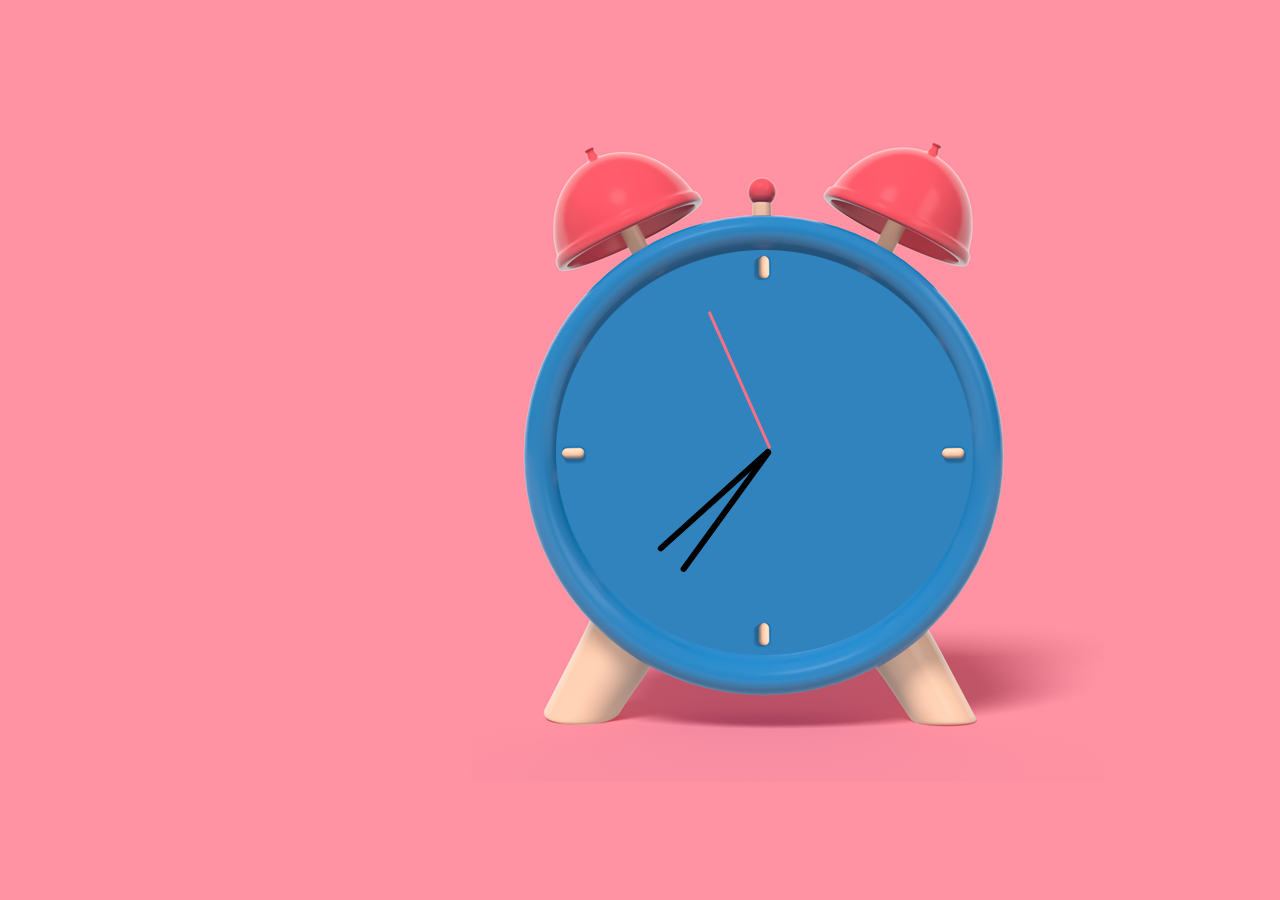
<file: Clock_Time/index.html>
<!DOCTYPE html>
<html lang="en">
<head>
  <meta charset="UTF-8">
  <title>What time is it?</title>
  <link rel="stylesheet" href="./style.css"/>
  <link rel="stylesheet" href="https://cdnjs.cloudflare.com/ajax/libs/font-awesome/6.2.1/css/all.min.css" integrity="sha512-MV7K8+y+gLIBoVD59lQIYicR65iaqukzvf/nwasF0nqhPay5w/9lJmVM2hMDcnK1OnMGCdVK+iQrJ7lzPJQd1w==" crossorigin="anonymous" referrerpolicy="no-referrer" />
</head>
<body>
    <div class="container">
        <div class="clock">
            <div class="clock-face">
                <div class="hand hour-hand"></div>
                <div class="hand min-hand"></div>
                <div class="hand second-hand"></div>
            </div>
        </div>
        <div class="clock-bg">
            <img class="clock-bg" src="./img/background-clock.png"/>
        </div>
        <div>
            <button class="sound-button"><i class="fa-solid fa-volume-off"></i></button>
        </div>
    </div>
 
    <audio data-key="clock" src="sound/clock.mp3"></audio>

  <script src="app.js"></script>


</body>
</html>
</file>
<file: Clock_Time/style.css>
html {
    background: #ff93a3;
    
    font-family: 'helvetica neue';
    text-align: center;
    font-size: 10px;
  }

  body {
    margin: 0;
    font-size: 2rem;
    display: flex;
    flex: 1;
    min-height: 100vh;
    align-items: center;
    margin-left: 25%;
  }

  .container{
    display: flex;
    height: 100vh;
    width: 100vh;
    justify-content: center;
    align-items: center;
  }

  .clock {
    width: 30rem;
    height: 30rem;
    border-radius: 50%;
    margin: 50px auto;
    padding: 2rem;
    position: fixed;
     
  }

  .clock-face {
    position: relative;
    width: 100%;
    height: 100%;
    transform: translateY(-3px); /* account for the height of the clock hands */
  }

  .hand {
    width: 50%;
    height: 6px;
    background: black;
    position: absolute;
    top: 50%;
    transform-origin: 100%;
    transform: rotate(90deg);
    border-radius: 10px;
    transition: all 0.05s;
    transition-timing-function: cubic-bezier(0.1, 2.7, 0.58, 1);
  }

  .clock-bg {
    size: 80%;
    justify-content: center;
    align-content: center;
    z-index: -1;
  }

  .second-hand{
    background: #f97085;
    height: 3px;
  }

  .sound-button{
    background-color: transparent;
    color: white;
    border:transparent;
    font-size: 30px;
    cursor: pointer;
  }
</file>
